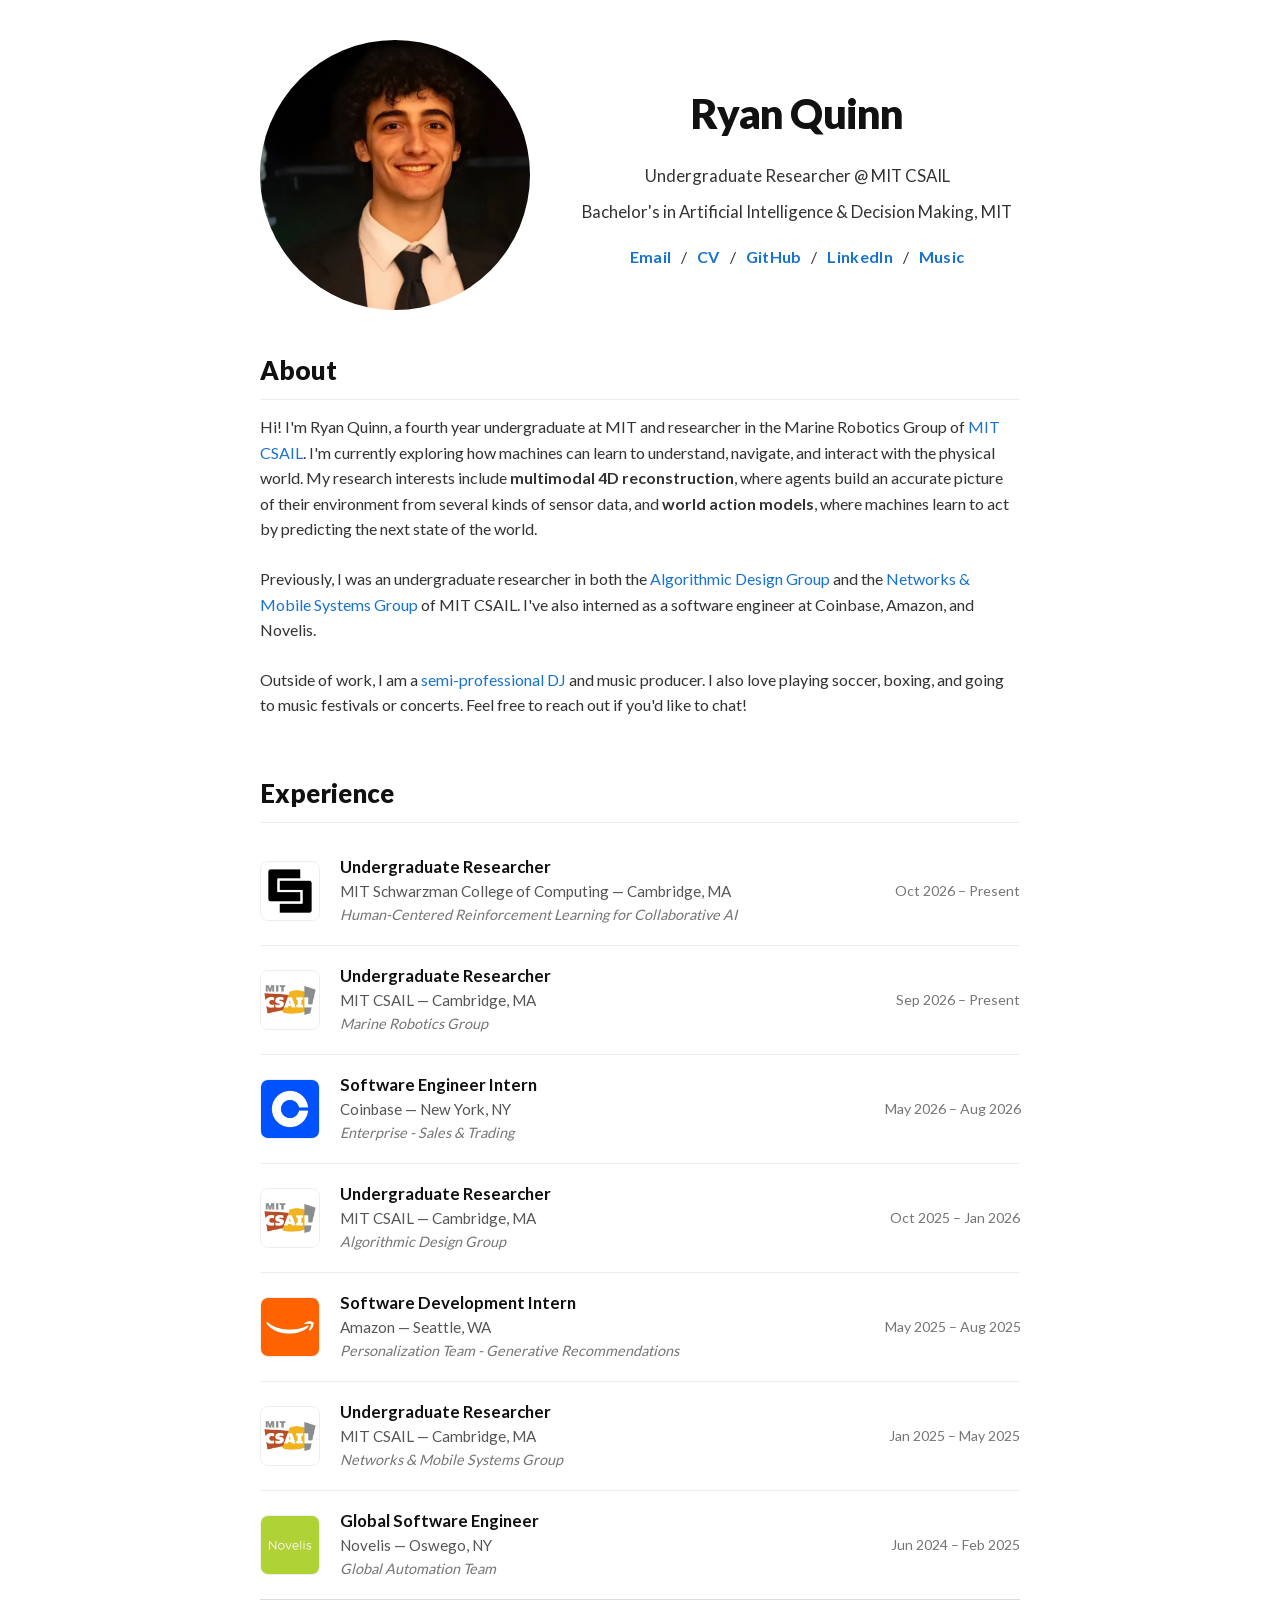
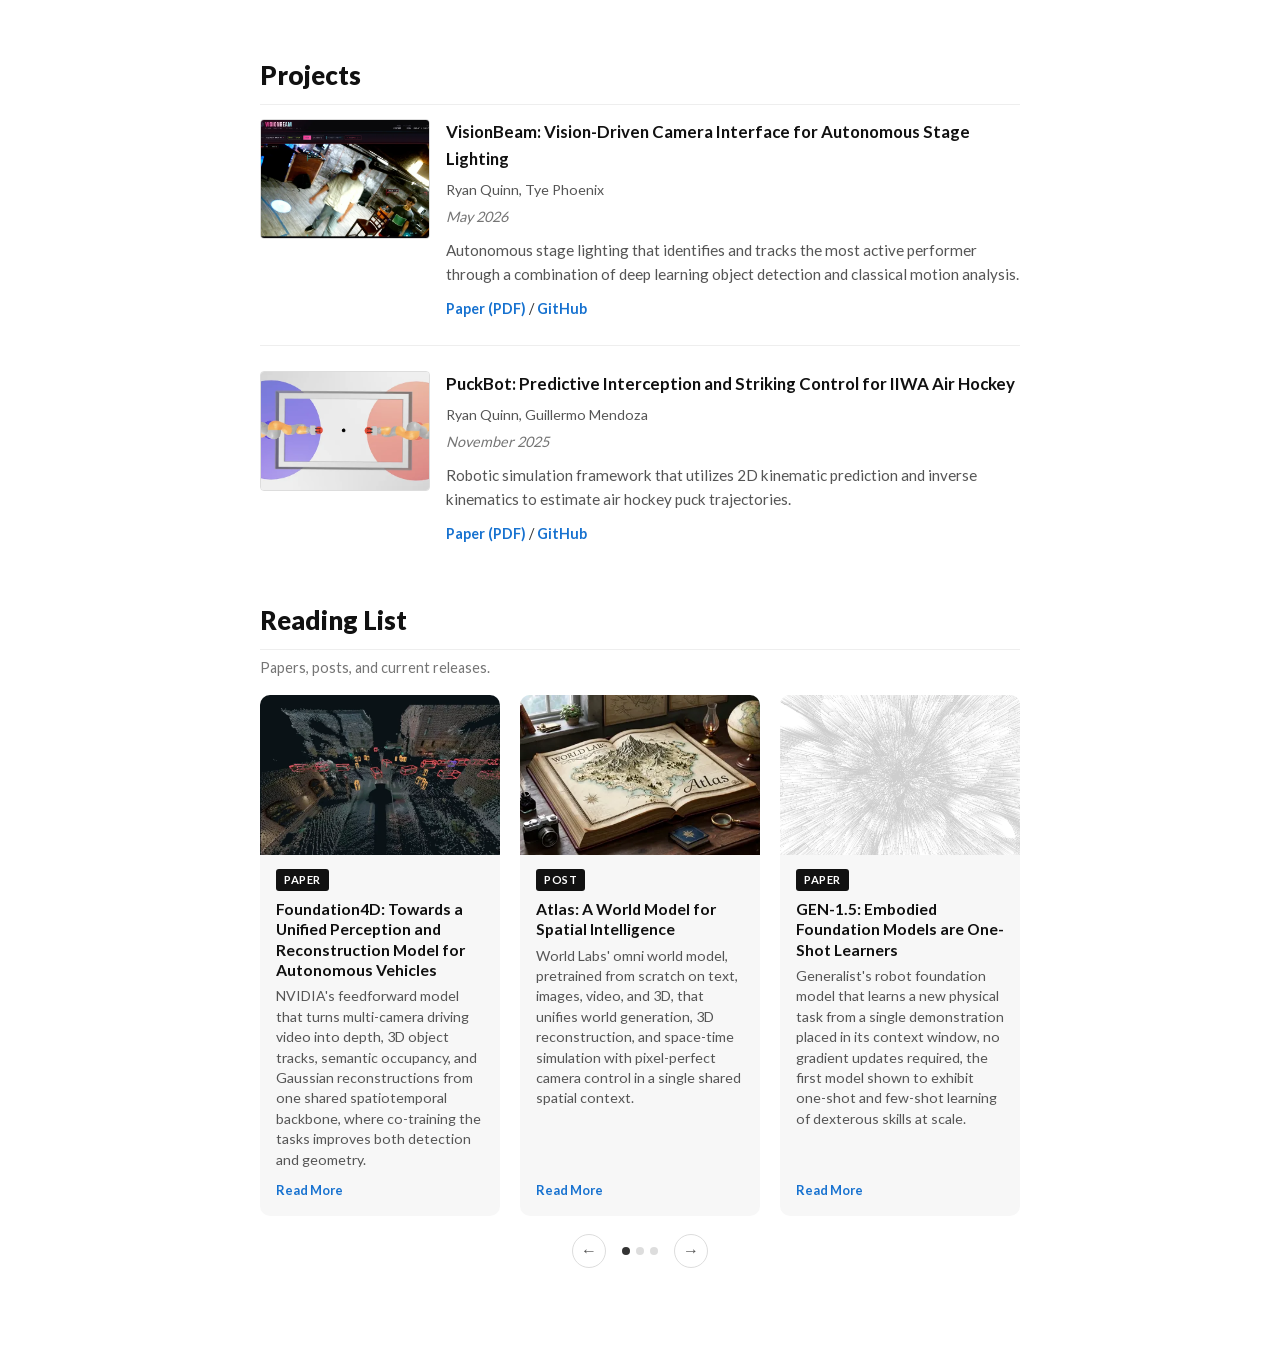
<file: index.html>
<!DOCTYPE html>
<html lang="en">
<head>
    <meta charset="UTF-8">
    <meta name="viewport" content="width=device-width, initial-scale=1.0">
    <title>Ryan Quinn — Personal Website</title>
    <meta name="description" content="Ryan Quinn is an MIT undergraduate researcher focused on 4D reconstruction, world action models, and ML systems. CSAIL, internships at Amazon and Coinbase.">
    <link rel="canonical" href="https://rquinnmit.github.io/">
    <meta name="theme-color" content="#ffffff">
    <link rel="icon" href="images/favicon-brain.svg" type="image/svg+xml">

    <meta property="og:type" content="website">
    <meta property="og:title" content="Ryan Quinn — MIT">
    <meta property="og:description" content="MIT undergraduate researcher: multimodal 4D reconstruction, world action models for embodied agents, and ML systems.">
    <meta property="og:url" content="https://rquinnmit.github.io/">
    <meta property="og:image" content="https://rquinnmit.github.io/images/mit_dome.webp">
    <meta property="og:image:width" content="1200">
    <meta property="og:image:height" content="1000">
    <meta property="og:image:alt" content="MIT Great Dome">

    <meta name="twitter:card" content="summary_large_image">
    <meta name="twitter:title" content="Ryan Quinn — MIT">
    <meta name="twitter:description" content="MIT undergraduate researcher: 4D reconstruction, world action models, and ML systems.">
    <meta name="twitter:image" content="https://rquinnmit.github.io/images/mit_dome.webp">

    <!-- Tells search engines which GitHub and LinkedIn accounts belong to this
         name, so a search for it attaches the right ones. -->
    <script type="application/ld+json">
    {
        "@context": "https://schema.org",
        "@type": "Person",
        "name": "Ryan Quinn",
        "url": "https://rquinnmit.github.io/",
        "image": "https://rquinnmit.github.io/images/profile.webp",
        "jobTitle": "Undergraduate Researcher",
        "affiliation": { "@type": "Organization", "name": "MIT CSAIL", "url": "https://www.csail.mit.edu/" },
        "sameAs": [
            "https://github.com/rquinnmit",
            "https://www.linkedin.com/in/ryan-quinn-521139299/"
        ]
    }
    </script>

    <link rel="stylesheet" href="styles.css">
    <!-- The body and heading faces, so text paints in Lato rather than swapping
         in after. Fonts are fetched in CORS mode even from the same origin, so
         the preload needs crossorigin to be matched. -->
    <link rel="preload" as="font" type="font/woff2" crossorigin href="fonts/lato-latin-400.woff2">
    <link rel="preload" as="font" type="font/woff2" crossorigin href="fonts/lato-latin-900.woff2">
    <script src="carousel.js" defer></script>
</head>
<body>
    <main class="container">

        <header class="header">
            <div class="profile-photo">
                <img src="images/profile.webp" alt="Ryan Quinn" class="profile-photo-img" width="230" height="230" fetchpriority="high">
            </div>
            <div class="profile-info">
                <h1>Ryan Quinn</h1>
                <p class="header-line">Undergraduate Researcher @ MIT CSAIL</p>
                <p class="header-line">Bachelor's in Artificial Intelligence & Decision Making, MIT</p>
                <p class="links-row">
                    <a href="mailto:rquinn@mit.edu">Email</a> /
                    <a href="resumes/resume.pdf" target="_blank" rel="noopener">CV</a> /
                    <a href="https://github.com/rquinnmit" target="_blank" rel="noopener">GitHub</a> /
                    <a href="https://www.linkedin.com/in/ryan-quinn-521139299/" target="_blank" rel="noopener">LinkedIn</a> /
                    <!-- No target="_blank": Music is the same person's other site, not an outside link like its siblings. -->
                    <a href="https://diffusiondj.com/">Music</a>
                </p>
            </div>
        </header>

        <section class="section">
            <h2>About</h2>
            <p>
                Hi! I'm Ryan Quinn, a fourth year undergraduate at MIT and researcher in the Marine Robotics Group of
                <a href="https://www.csail.mit.edu/" target="_blank" rel="noopener">MIT CSAIL</a>.
                I'm currently exploring how machines can learn to understand, navigate, and interact with the physical world.
                My research interests include <strong>multimodal 4D reconstruction</strong>, where agents build an accurate picture of their
                environment from several kinds of sensor data, and <strong>world action models</strong>, where machines learn to act by
                predicting the next state of the world.
            </p>
            <p>
                Previously, I was an undergraduate researcher in both the 
                <a href="https://adg.csail.mit.edu/" target="_blank" rel="noopener">Algorithmic Design Group</a> and the 
                <a href="https://www.csail.mit.edu/research/networks-and-mobile-systems" target="_blank" rel="noopener">Networks & Mobile Systems Group</a> 
                of MIT CSAIL. I've also interned as a software engineer at Coinbase, Amazon, and
                Novelis.
            </p>
            <p>
                Outside of work, I am a <a href="https://diffusiondj.com/">semi-professional DJ</a> and music producer. I also love playing soccer,
                boxing, and going to music festivals or concerts. Feel free to reach out if you'd like to chat!
            </p>
        </section>

        <section class="section">
            <h2>Experience</h2>
            <!-- Newest first. One li per role, in this shape:
            <li class="exp">
                <img class="exp-logo" src="images/LOGO.webp" alt="Employer" width="60" height="60" loading="lazy">
                <div class="exp-body">
                    <strong>Role</strong>
                    <span class="exp-org">Employer &mdash; City, ST</span>
                    <span class="exp-team">Team</span>
                </div>
                <span class="exp-date">Mon YYYY &ndash; Mon YYYY</span>
            </li>
            -->
            <ul class="experience">
                <li class="exp">
                    <img class="exp-logo" src="images/mit_schwarzman.webp" alt="MIT Schwarzman College of Computing" width="60" height="60" loading="lazy">
                    <div class="exp-body">
                        <strong>Undergraduate Researcher</strong>
                        <span class="exp-org">MIT Schwarzman College of Computing &mdash; Cambridge, MA</span>
                        <span class="exp-team">Human-Centered Reinforcement Learning for Collaborative AI</span>
                    </div>
                    <span class="exp-date">Oct 2026 &ndash; Present</span>
                </li>
                <li class="exp">
                    <img class="exp-logo" src="images/mit_csail.webp" alt="MIT" width="60" height="60" loading="lazy">
                    <div class="exp-body">
                        <strong>Undergraduate Researcher</strong>
                        <span class="exp-org">MIT CSAIL &mdash; Cambridge, MA</span>
                        <span class="exp-team">Marine Robotics Group</span>
                    </div>
                    <span class="exp-date">Sep 2026 &ndash; Present</span>
                </li>
                <li class="exp">
                    <img class="exp-logo" src="images/coinbase.webp" alt="Coinbase" width="60" height="60" loading="lazy">
                    <div class="exp-body">
                        <strong>Software Engineer Intern</strong>
                        <span class="exp-org">Coinbase &mdash; New York, NY</span>
                        <span class="exp-team">Enterprise - Sales & Trading</span>
                    </div>
                    <span class="exp-date">May 2026 &ndash; Aug 2026</span>
                </li>
                <li class="exp">
                    <img class="exp-logo" src="images/mit_csail.webp" alt="MIT" width="60" height="60" loading="lazy">
                    <div class="exp-body">
                        <strong>Undergraduate Researcher</strong>
                        <span class="exp-org">MIT CSAIL &mdash; Cambridge, MA</span>
                        <span class="exp-team">Algorithmic Design Group</span>
                    </div>
                    <span class="exp-date">Oct 2025 &ndash; Jan 2026</span>
                </li>
                <li class="exp">
                    <img class="exp-logo" src="images/amazon_logo.webp" alt="Amazon" width="60" height="60" loading="lazy">
                    <div class="exp-body">
                        <strong>Software Development Intern</strong>
                        <span class="exp-org">Amazon &mdash; Seattle, WA</span>
                        <span class="exp-team">Personalization Team - Generative Recommendations</span>
                    </div>
                    <span class="exp-date">May 2025 &ndash; Aug 2025</span>
                </li>
                <li class="exp">
                    <img class="exp-logo" src="images/mit_csail.webp" alt="MIT" width="60" height="60" loading="lazy">
                    <div class="exp-body">
                        <strong>Undergraduate Researcher</strong>
                        <span class="exp-org">MIT CSAIL &mdash; Cambridge, MA</span>
                        <span class="exp-team">Networks & Mobile Systems Group</span>
                    </div>
                    <span class="exp-date">Jan 2025 &ndash; May 2025</span>
                </li>
                <li class="exp">
                    <img class="exp-logo" src="images/novelis_logo.webp" alt="Novelis" width="60" height="60" loading="lazy">
                    <div class="exp-body">
                        <strong>Global Software Engineer</strong>
                        <span class="exp-org">Novelis &mdash; Oswego, NY</span>
                        <span class="exp-team">Global Automation Team</span>
                    </div>
                    <span class="exp-date">Jun 2024 &ndash; Feb 2025</span>
                </li>
            </ul>
        </section>

        <section class="section">
            <h2>Projects</h2>

            <div class="pub-entry">
                <div class="pub-image">
                    <img src="images/visionbeam.webp" alt="VisionBeam console showing live performer tracking" width="140" height="100" loading="lazy">
                </div>
                <div class="pub-details">
                    <p class="pub-title">VisionBeam: Vision-Driven Camera Interface for Autonomous Stage Lighting</p>
                    <p class="pub-authors">Ryan Quinn, Tye Phoenix</p>
                    <p class="pub-venue">May 2026</p>
                    <p class="pub-desc">
                        Autonomous stage lighting that identifies and tracks the most active performer 
                        through a combination of deep learning object detection and classical motion analysis.
                    </p>
                    <p class="pub-links">
                        <a href="papers/VisionBeam%20Final%20Report.pdf" target="_blank" rel="noopener">Paper (PDF)</a>
                        /
                        <a href="https://github.com/rquinnmit/visionbeam" target="_blank" rel="noopener">GitHub</a>
                    </p>
                </div>
            </div>
            <div class="pub-entry">
                <div class="pub-image">
                    <img src="images/puckbot.webp" alt="PuckBot" width="140" height="100" loading="lazy">
                </div>
                <div class="pub-details">
                    <p class="pub-title">PuckBot: Predictive Interception and Striking Control for IIWA Air Hockey</p>
                    <p class="pub-authors">Ryan Quinn, Guillermo Mendoza</p>
                    <p class="pub-venue">November 2025</p>
                    <p class="pub-desc">
                        Robotic simulation framework that utilizes 2D kinematic prediction and inverse kinematics 
                        to estimate air hockey puck trajectories.
                    </p>
                    <p class="pub-links">
                        <a href="papers/PuckBot%20Final%20Report.pdf" target="_blank" rel="noopener">Paper (PDF)</a>
                        /
                        <a href="https://github.com/gdmenc/PuckBot" target="_blank" rel="noopener">GitHub</a>
                    </p>
                </div>
            </div>
        </section>

        <section class="section">
            <h2>Reading List</h2>
            <p class="section-subtitle">Papers, posts, and current releases.</p>

            <!-- One card per entry, newest release first (see .claude/CLAUDE.md). The
                 image is a local .webp under images/reading/. Cards past the
                 first three take loading="lazy". A card whose sentence needs an
                 inline link uses the Waymo form below instead, since a link
                 cannot sit inside a link.
            <a href="URL" target="_blank" rel="noopener" class="carousel-card">
                <img class="carousel-img" src="images/reading/NAME.webp" alt="" loading="lazy">
                <div class="carousel-body">
                    <span class="carousel-tag">Paper</span>
                    <h3>Title</h3>
                    <p>One sentence: what it does and what is new.</p>
                    <span class="carousel-meta">Read More</span>
                </div>
            </a>
            -->
            <div class="carousel-wrapper">
                <div class="carousel-track">
                    <a href="https://research.nvidia.com/labs/sil/projects/foundation4d/" target="_blank" rel="noopener" class="carousel-card">
                        <img class="carousel-img" src="images/reading/nvidia_foundation4d.webp" alt="">
                        <div class="carousel-body">
                            <span class="carousel-tag">Paper</span>
                            <h3>Foundation4D: Towards a Unified Perception and Reconstruction Model for Autonomous Vehicles</h3>
                            <p>NVIDIA's feedforward model that turns multi-camera driving video into depth, 3D object tracks, semantic occupancy, and Gaussian reconstructions from one shared spatiotemporal backbone, where co-training the tasks improves both detection and geometry.</p>
                            <span class="carousel-meta">Read More</span>
                        </div>
                    </a>
                    <a href="https://www.worldlabs.ai/blog/atlas" target="_blank" rel="noopener" class="carousel-card">
                        <img class="carousel-img" src="images/reading/worldlabs_atlas.webp" alt="">
                        <div class="carousel-body">
                            <span class="carousel-tag">Post</span>
                            <h3>Atlas: A World Model for Spatial Intelligence</h3>
                            <p>World Labs' omni world model, pretrained from scratch on text, images, video, and 3D, that unifies world generation, 3D reconstruction, and space-time simulation with pixel-perfect camera control in a single shared spatial context.</p>
                            <span class="carousel-meta">Read More</span>
                        </div>
                    </a>
                    <a href="https://generalistai.com/blog/gen-1.5" target="_blank" rel="noopener" class="carousel-card">
                        <img class="carousel-img" src="images/reading/generalist_gen1_5.webp" alt="">
                        <div class="carousel-body">
                            <span class="carousel-tag">Paper</span>
                            <h3>GEN-1.5: Embodied Foundation Models are One-Shot Learners</h3>
                            <p>Generalist's robot foundation model that learns a new physical task from a single demonstration placed in its context window, no gradient updates required, the first model shown to exhibit one-shot and few-shot learning of dexterous skills at scale.</p>
                            <span class="carousel-meta">Read More</span>
                        </div>
                    </a>
                    <a href="https://drfeifei.substack.com/p/a-functional-taxonomy-of-world-models" target="_blank" rel="noopener" class="carousel-card">
                        <img class="carousel-img" src="images/reading/feifei_world_models.webp" alt="" loading="lazy">
                        <div class="carousel-body">
                            <span class="carousel-tag">Post</span>
                            <h3>A Functional Taxonomy of World Models</h3>
                            <p>Fei-Fei Li divides world models into three functional categories (renderers, simulators, and planners) and argues simulation is the link between visual generation and embodied action.</p>
                            <span class="carousel-meta">Read More</span>
                        </div>
                    </a>
                    <a href="https://arxiv.org/abs/2606.02800" target="_blank" rel="noopener" class="carousel-card">
                        <img class="carousel-img" src="images/reading/nvidia_cosmos3.webp" alt="" loading="lazy">
                        <div class="carousel-body">
                            <span class="carousel-tag">Paper</span>
                            <h3>NVIDIA Cosmos 3</h3>
                            <p>A family of omnimodal world models that unify physical reasoning, world generation, and action generation into a single mixture-of-transformers architecture.</p>
                            <span class="carousel-meta">Read More</span>
                        </div>
                    </a>
                    <div class="carousel-card">
                        <a href="https://waymo.com/blog/2026/02/the-waymo-world-model-a-new-frontier-for-autonomous-driving-simulation/" target="_blank" rel="noopener" class="carousel-img-link">
                            <img class="carousel-img" src="images/reading/waymo_world_model.webp" alt="" loading="lazy">
                        </a>
                        <div class="carousel-body">
                            <span class="carousel-tag">Post</span>
                            <h3><a href="https://waymo.com/blog/2026/02/the-waymo-world-model-a-new-frontier-for-autonomous-driving-simulation/" target="_blank" rel="noopener">The Waymo World Model</a></h3>
                            <p>A frontier generative model built on <a href="https://deepmind.google/discover/blog/genie-3-a-new-frontier-for-world-models/" target="_blank" rel="noopener">Genie 3</a> for hyper-realistic autonomous driving simulation with multi-sensor camera and lidar outputs.</p>
                            <a href="https://waymo.com/blog/2026/02/the-waymo-world-model-a-new-frontier-for-autonomous-driving-simulation/" target="_blank" rel="noopener" class="carousel-meta">Read More</a>
                        </div>
                    </div>
                    <a href="https://www.vincentsitzmann.com/blog/bitter_lesson_of_cv/" target="_blank" rel="noopener" class="carousel-card">
                        <img class="carousel-img" src="images/reading/bitter_lesson.webp" alt="" loading="lazy">
                        <div class="carousel-body">
                            <span class="carousel-tag">Post</span>
                            <h3>The Bitter Lesson of Computer Vision</h3>
                            <p>Vincent Sitzmann argues that 3D representations and conventional CV tasks will become obsolete with advances in perception-action frameworks.</p>
                            <span class="carousel-meta">Read More</span>
                        </div>
                    </a>
                    <a href="https://deepmind.google/blog/d4rt-teaching-ai-to-see-the-world-in-four-dimensions/" target="_blank" rel="noopener" class="carousel-card">
                        <img class="carousel-img" src="images/reading/deepmind_d4rt.webp" alt="" loading="lazy">
                        <div class="carousel-body">
                            <span class="carousel-tag">Paper</span>
                            <h3>D4RT: Teaching AI to See the World in Four Dimensions</h3>
                            <p>Google DeepMind's feedforward model that recovers depth, 3D point tracks, and camera parameters from a single video by encoding the scene once and answering independent queries for where any pixel sits in 3D at any time, unifying 4D reconstruction tasks behind one fast, parallel decoder.</p>
                            <span class="carousel-meta">Read More</span>
                        </div>
                    </a>
                    <a href="https://www.boyuan.space/large-video-planner/" target="_blank" rel="noopener" class="carousel-card">
                        <img class="carousel-img" src="images/reading/large_video_planner.webp" alt="" loading="lazy">
                        <div class="carousel-body">
                            <span class="carousel-tag">Paper</span>
                            <h3>Large Video Planner</h3>
                            <p>A video foundation model for robotics that generates video plans and retargets them into executable robot motions.</p>
                            <span class="carousel-meta">Read More</span>
                        </div>
                    </a>
                </div>
                <div class="carousel-controls">
                    <button class="carousel-btn carousel-prev" type="button" aria-label="Previous">&larr;</button>
                    <div class="carousel-dots"></div>
                    <button class="carousel-btn carousel-next" type="button" aria-label="Next">&rarr;</button>
                </div>
            </div>
        </section>

    </main>

</body>
</html>
</file>
<file: styles.css>
/* ─────────────────────────────────────────────
   Ryan Quinn — rquinnmit.github.io

   One stylesheet in page order: tokens, fonts, base, header, sections,
   experience, projects, reading list, reduced motion. Each component's
   phone rules follow its desktop rules, so it can be read in one place.

   Colour comes only from the tokens in :root; tools/check.py flags any
   other hex. Text colours all pass WCAG AA on white.
   ───────────────────────────────────────────── */

/* ── tokens ── */
:root {
    --ink:    #111;
    --text:   #333;
    --muted:  #555;
    --faint:  #757575;
    --line:   #eee;
    --rule:   #ddd;
    --panel:  #f7f7f7;
    --well:   #e0e0e0;
    --paper:  #fff;
    --link:   #1772d0;
    --accent: #a95f0c;
}

/* ── fonts ──
   Self-hosted latin subsets of Lato (SIL Open Font License) in the three
   weights the page uses, copied from Google Fonts' woff2 builds. Serving them
   from this origin removes a render-blocking stylesheet fetch from
   fonts.googleapis.com and a second connection to fonts.gstatic.com, both of
   which sat in front of first paint. The HTML preloads 400 and 900, the body
   and heading faces. */
@font-face {
    font-family: 'Lato';
    font-style: normal;
    font-weight: 400;
    font-display: swap;
    src: url(fonts/lato-latin-400.woff2) format('woff2');
}
@font-face {
    font-family: 'Lato';
    font-style: normal;
    font-weight: 700;
    font-display: swap;
    src: url(fonts/lato-latin-700.woff2) format('woff2');
}
@font-face {
    font-family: 'Lato';
    font-style: normal;
    font-weight: 900;
    font-display: swap;
    src: url(fonts/lato-latin-900.woff2) format('woff2');
}

/* ── base ── */
*, *::before, *::after { margin: 0; padding: 0; box-sizing: border-box; }

body {
    font-family: 'Lato', sans-serif;
    font-size: 16px;
    line-height: 1.6;
    color: var(--text);
    background: var(--paper);
    -webkit-font-smoothing: antialiased;
}

a { color: var(--link); text-decoration: none; }
a:hover { color: var(--accent); }

.container {
    max-width: 820px;
    margin: 0 auto;
    padding: 40px 30px;
}

@media (max-width: 600px) {
    .container { padding: 28px 20px; }
}

/* ── header ── */
.header {
    display: flex;
    gap: 44px;
    align-items: center;
    margin-bottom: 40px;
}

.profile-photo {
    flex-shrink: 0;
    width: 270px;
    height: 270px;
    border-radius: 50%;
    overflow: hidden;
    background: var(--well);
}

.profile-photo-img {
    display: block;
    width: 100%;
    height: 100%;
    object-fit: cover;
}

.profile-info {
    flex: 1;
    text-align: center;
}

.profile-info h1 {
    font-size: 2.6rem;
    font-weight: 900;
    color: var(--ink);
    margin-bottom: 16px;
    letter-spacing: -0.02em;
}

.header-line {
    font-size: 1.05rem;
    margin-bottom: 10px;
}

.links-row {
    margin-top: 18px;
    letter-spacing: 0.02em;
    word-spacing: 0.4em;
}

.links-row a { font-weight: 700; }

@media (max-width: 600px) {
    .header {
        flex-direction: column;
        gap: 20px;
        margin-bottom: 32px;
    }

    /* At 270px the photo alone fills most of a phone's first screen. */
    .profile-photo {
        width: 180px;
        height: 180px;
    }

    .profile-info h1 {
        font-size: 2rem;
        margin-bottom: 12px;
    }

    /* Tightened so all five links sit on one line at 320px; at the desktop
       word-spacing the last one wrapped alone behind a trailing slash. */
    .links-row {
        font-size: 0.92rem;
        word-spacing: 0.1em;
    }
}

/* ── sections ── */
.section { margin-bottom: 55px; }

.section h2 {
    font-size: 1.6rem;
    font-weight: 900;
    color: var(--ink);
    margin-bottom: 14px;
    padding-bottom: 8px;
    border-bottom: 1px solid var(--line);
}

/* Prose rhythm for a section's own paragraphs only. The child combinator
   keeps it off the paragraphs inside project entries and reading-list cards,
   which set their own spacing. */
.section > p { margin-bottom: 12px; }
.section > p + p { margin-top: 24px; }

.section > .section-subtitle {
    font-size: 0.9rem;
    color: var(--faint);
    margin-top: -8px;
    margin-bottom: 16px;
}

/* ── experience ── */
.experience { list-style: none; }

.exp {
    display: grid;
    grid-template-columns: 60px minmax(0, 1fr) 135px;
    column-gap: 20px;
    align-items: center;
    padding: 18px 0;
    border-bottom: 1px solid var(--line);
}

.exp:last-child { border-bottom-color: var(--rule); }

.exp-logo {
    width: 60px;
    height: 60px;
    object-fit: contain;
    border-radius: 8px;
    border: 1px solid var(--line);
}

/* Each of the three lines keeps the body's 24px line box whatever its own
   size, so a row reads as three even lines. */
.exp-body { line-height: 1.5rem; }

.exp-body > * { display: block; }

.exp-body strong {
    font-size: 1.05rem;
    color: var(--ink);
}

.exp-org {
    font-size: 0.95rem;
    color: var(--muted);
}

.exp-team {
    font-size: 0.9rem;
    font-style: italic;
    color: var(--faint);
}

.exp-date {
    font-size: 0.88rem;
    color: var(--faint);
    text-align: right;
    white-space: nowrap;
}

@media (max-width: 600px) {
    /* One card per row: logo down the left, details then dates stacked. */
    .exp {
        grid-template-columns: 52px minmax(0, 1fr);
        grid-template-rows: auto auto;
        column-gap: 12px;
        row-gap: 2px;
        align-items: start;
        padding: 16px 0;
    }

    .exp:last-child { border-bottom-width: 2px; }

    .exp-logo {
        grid-row: 1 / -1;
        align-self: center;
        width: 48px;
        height: 48px;
    }

    .exp-date {
        grid-column: 2;
        text-align: left;
    }
}

/* ── projects ── */
.pub-entry {
    display: flex;
    gap: 16px;
    margin-bottom: 25px;
    padding-bottom: 25px;
    border-bottom: 1px solid var(--line);
}

.pub-entry:last-child {
    border-bottom: none;
    margin-bottom: 0;
    padding-bottom: 0;
}

.pub-image { flex-shrink: 0; }

.pub-image img {
    display: block;
    width: 170px;
    height: 120px;
    object-fit: cover;
    object-position: top center;
    border-radius: 4px;
    border: 1px solid var(--rule);
}

.pub-details { flex: 1; }

.pub-title {
    font-weight: 700;
    font-size: 1.05rem;
    color: var(--ink);
    margin-bottom: 6px;
}

.pub-authors {
    font-size: 0.88rem;
    color: var(--muted);
    margin-bottom: 4px;
}

.pub-venue {
    font-size: 0.9rem;
    font-style: italic;
    color: var(--faint);
    margin-bottom: 10px;
}

.pub-desc {
    font-size: 0.95rem;
    color: var(--muted);
}

.pub-links {
    font-size: 0.9rem;
    margin-top: 10px;
}

.pub-links a { font-weight: 700; }

@media (max-width: 600px) {
    .pub-entry { flex-direction: column; }

    /* Stretching the 170x120 thumbnail to full width at a fixed 120px height
       cropped the screenshots to a strip; keep the desktop crop ratio instead. */
    .pub-image img {
        width: 100%;
        height: auto;
        aspect-ratio: 170 / 120;
    }
}

/* ── reading list ── */
/* The wrapper clips the track to one page. Its top and bottom padding, with
   matching negative margins, let a hovered card's 3px lift and its shadow
   paint instead of being cut off at the wrapper's edge. */
.carousel-wrapper {
    position: relative;
    overflow: hidden;
    margin: -4px 0 -30px;
    padding: 4px 0 30px;
}

/* --per-page is the one place the breakpoints live: the card width derives
   from it here, and carousel.js reads it to know how far a page moves. */
.carousel-track {
    --per-page: 3;
    --gap: 20px;
    display: flex;
    gap: var(--gap);
    transition: transform 0.5s cubic-bezier(0.4, 0, 0.2, 1);
}

@media (max-width: 900px) {
    .carousel-track { --per-page: 2; }
}

@media (max-width: 600px) {
    .carousel-track { --per-page: 1; }
}

.carousel-card {
    flex: 0 0 calc((100% - (var(--per-page) - 1) * var(--gap)) / var(--per-page));
    display: flex;
    flex-direction: column;
    overflow: hidden;
    border-radius: 10px;
    background: var(--panel);
    color: inherit;
    transition: box-shadow 0.2s, transform 0.2s;
}

.carousel-card:hover {
    box-shadow: 0 6px 24px color-mix(in srgb, var(--ink) 8%, transparent);
    transform: translateY(-3px);
    color: inherit;
}

.carousel-img {
    display: block;
    width: 100%;
    height: 160px;
    object-fit: cover;
    background: var(--well);
}

.carousel-body {
    flex: 1;
    display: flex;
    flex-direction: column;
    padding: 14px 16px 16px;
}

.carousel-tag {
    align-self: flex-start;
    margin-bottom: 8px;
    padding: 2px 8px;
    border-radius: 3px;
    font-size: 0.7rem;
    font-weight: 700;
    letter-spacing: 0.05em;
    text-transform: uppercase;
    background: var(--ink);
    color: var(--paper);
}

.carousel-card h3 {
    font-size: 0.98rem;
    font-weight: 700;
    line-height: 1.3;
    color: var(--ink);
    margin-bottom: 6px;
}

.carousel-card p {
    flex: 1;
    font-size: 0.88rem;
    line-height: 1.45;
    color: var(--muted);
}

.carousel-meta {
    align-self: flex-start;
    margin-top: 10px;
    font-size: 0.8rem;
    font-weight: 700;
    color: var(--link);
}

.carousel-card:hover .carousel-meta { color: var(--accent); }

/* A card whose description carries its own link cannot be one <a>, so it is
   a <div> with the image, title and Read More linked separately. */
.carousel-img-link {
    display: block;
    flex-shrink: 0;
    color: inherit;
}

.carousel-body h3 a { color: inherit; }
.carousel-body h3 a:hover { color: var(--link); }
.carousel-body p a { font-weight: 700; }

.carousel-controls {
    display: flex;
    align-items: center;
    justify-content: center;
    gap: 16px;
    margin-top: 18px;
}

.carousel-btn {
    display: flex;
    align-items: center;
    justify-content: center;
    width: 34px;
    height: 34px;
    border: 1px solid var(--rule);
    border-radius: 50%;
    background: none;
    font-size: 1rem;
    color: var(--muted);
    cursor: pointer;
    transition: border-color 0.2s, color 0.2s;
}

.carousel-btn:hover {
    border-color: var(--ink);
    color: var(--ink);
}

.carousel-dots {
    display: flex;
    gap: 6px;
}

.dot {
    appearance: none;
    width: 8px;
    height: 8px;
    border: 0;
    border-radius: 50%;
    background: var(--rule);
    cursor: pointer;
    transition: background 0.2s;
}

.dot.active { background: var(--text); }

/* ── reduced motion ── */
@media (prefers-reduced-motion: reduce) {
    .carousel-track,
    .carousel-card,
    .carousel-btn,
    .dot { transition: none; }

    .carousel-card:hover { transform: none; }
}
</file>
